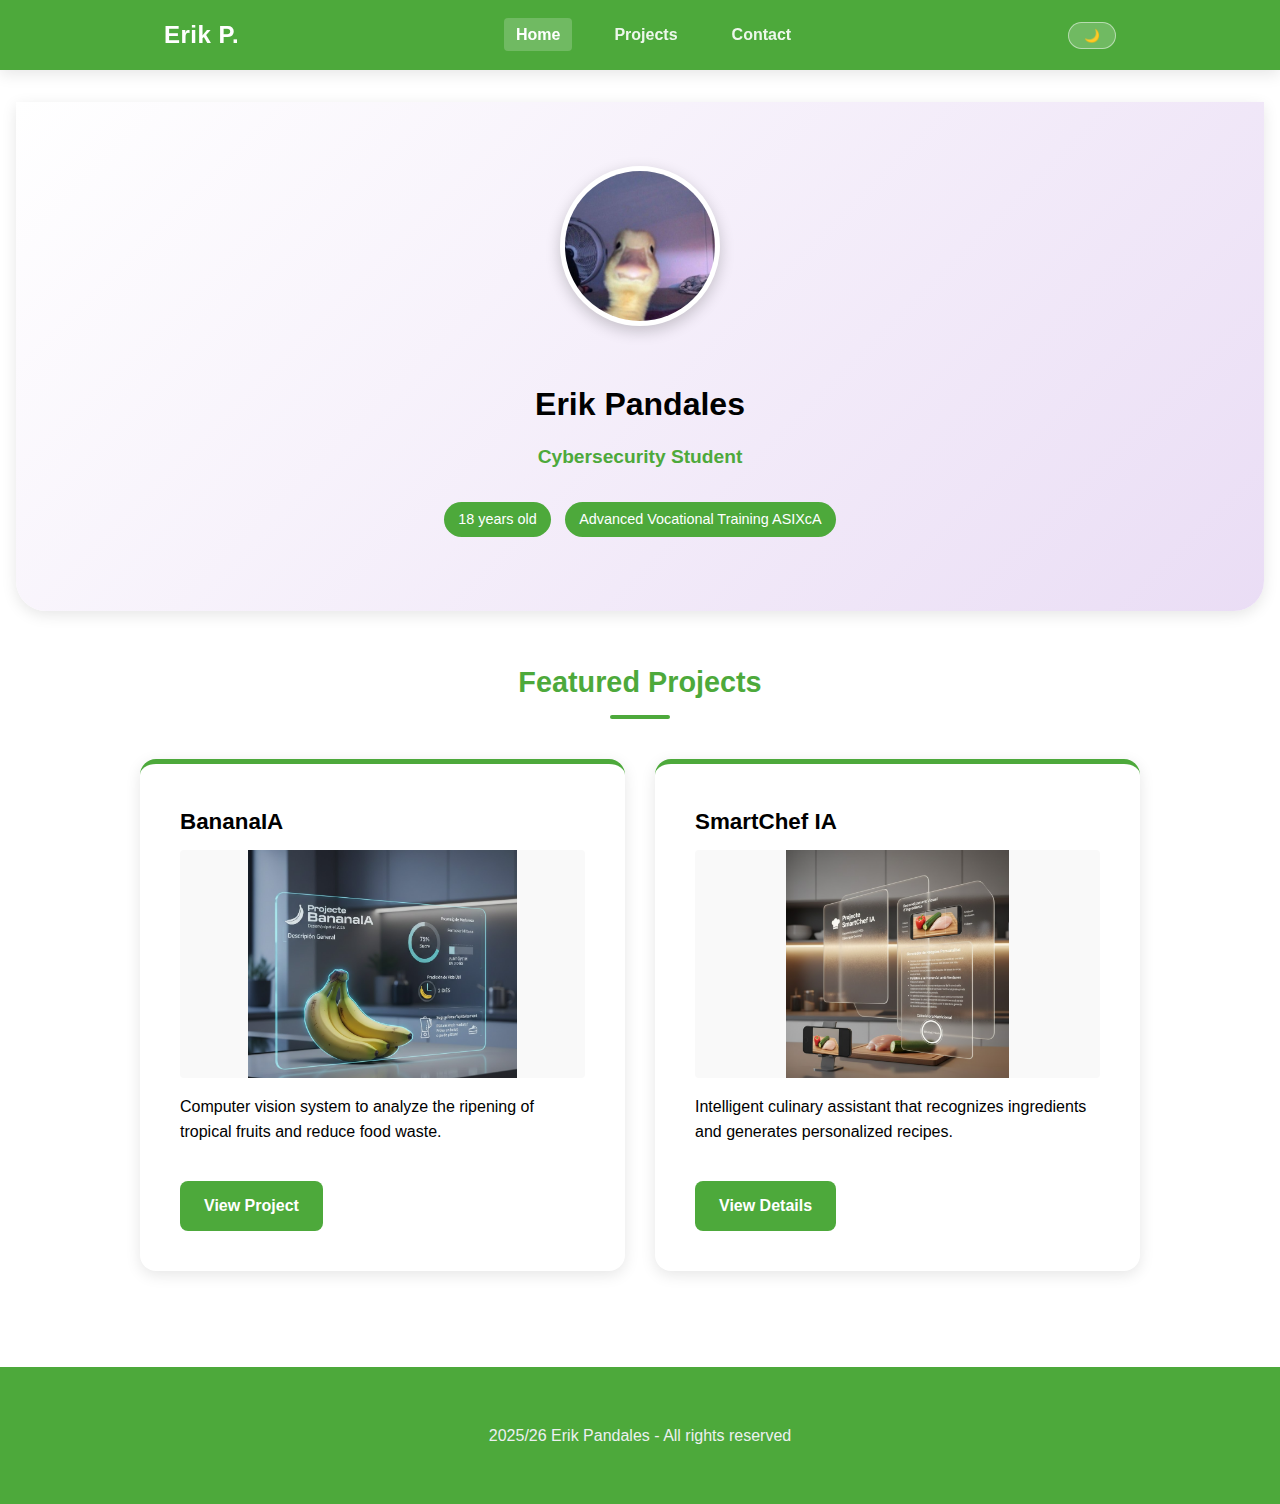
<file: index.html>
<!DOCTYPE html>
<html lang="en">
<head>
    <meta charset="UTF-8">
    <meta name="viewport" content="width=device-width, initial-scale=1.0">
    <title>Erik - Home</title>
    <link rel="stylesheet" href="./CSS/WebPage.css">
    <style>
        .card-img {
            width: 100%;
            aspect-ratio: 16 / 9; 
            object-fit: contain; 
            background-color: #f9f9f9; 
            display: block;
            margin: 10px 0;
            border-radius: 4px;
        }
        
        .card h3 {
            margin-bottom: 10px;
        }
    </style>
</head>
<body>
    <header>
        <div class="header-container">
            <div class="logo">Erik P.</div>
            <button id="menu-btn" class="menu-toggle">MENU</button>
            <nav id="navbar">
                <ul>
                    <li><a href="index.html" class="active">Home</a></li>
                    <li><a href="./HTML/Projects.html">Projects</a></li>
                    <li><a href="./HTML/Contact.html">Contact</a></li>
                </ul>
            </nav>
            <button id="modeToggle" class="mode-btn">🌙</button>
        </div>
    </header>

    <main>
        <section class="hero">
            <div class="hero-content">
                <img src="./Multimedia/Imatges/Pollo.png" alt="Profile picture" class="profile-img">
                <h1>Erik Pandales</h1>
                <p class="subtitle">Cybersecurity Student</p>
                <div class="info-badges">
                    <span>18 years old</span>
                    <span>Advanced Vocational Training ASIXcA</span>
                </div>
            </div>
        </section>

        <section class="container">
            <h2 class="section-title">Featured Projects</h2>
            <div class="grid-layout">

                <article class="card">
                    <h3>BananaIA</h3>
                    <img src="./Multimedia/Imatges/BananaIA.png" alt="[BananaIA Image]" class="card-img">
                    <p>Computer vision system to analyze the ripening of tropical fruits and reduce food waste.</p>
                    <a href="./HTML/Project1.html" class="btn">View Project</a>
                </article>

                <article class="card">
                    <h3>SmartChef IA</h3>
                    <img src="./Multimedia/Imatges/SmartChef.png" alt="[SmartChef IA Image]" class="card-img">
                    <p>Intelligent culinary assistant that recognizes ingredients and generates personalized recipes.</p>
                    <a href="./HTML/Project2.html" class="btn">View Details</a>
                </article>
            </div>
        </section>
    </main>

    <footer>
        <p>2025/26 Erik Pandales - All rights reserved</p>
    </footer>

    <script src="./JS/script.js"></script>
</body>
</html>
</file>
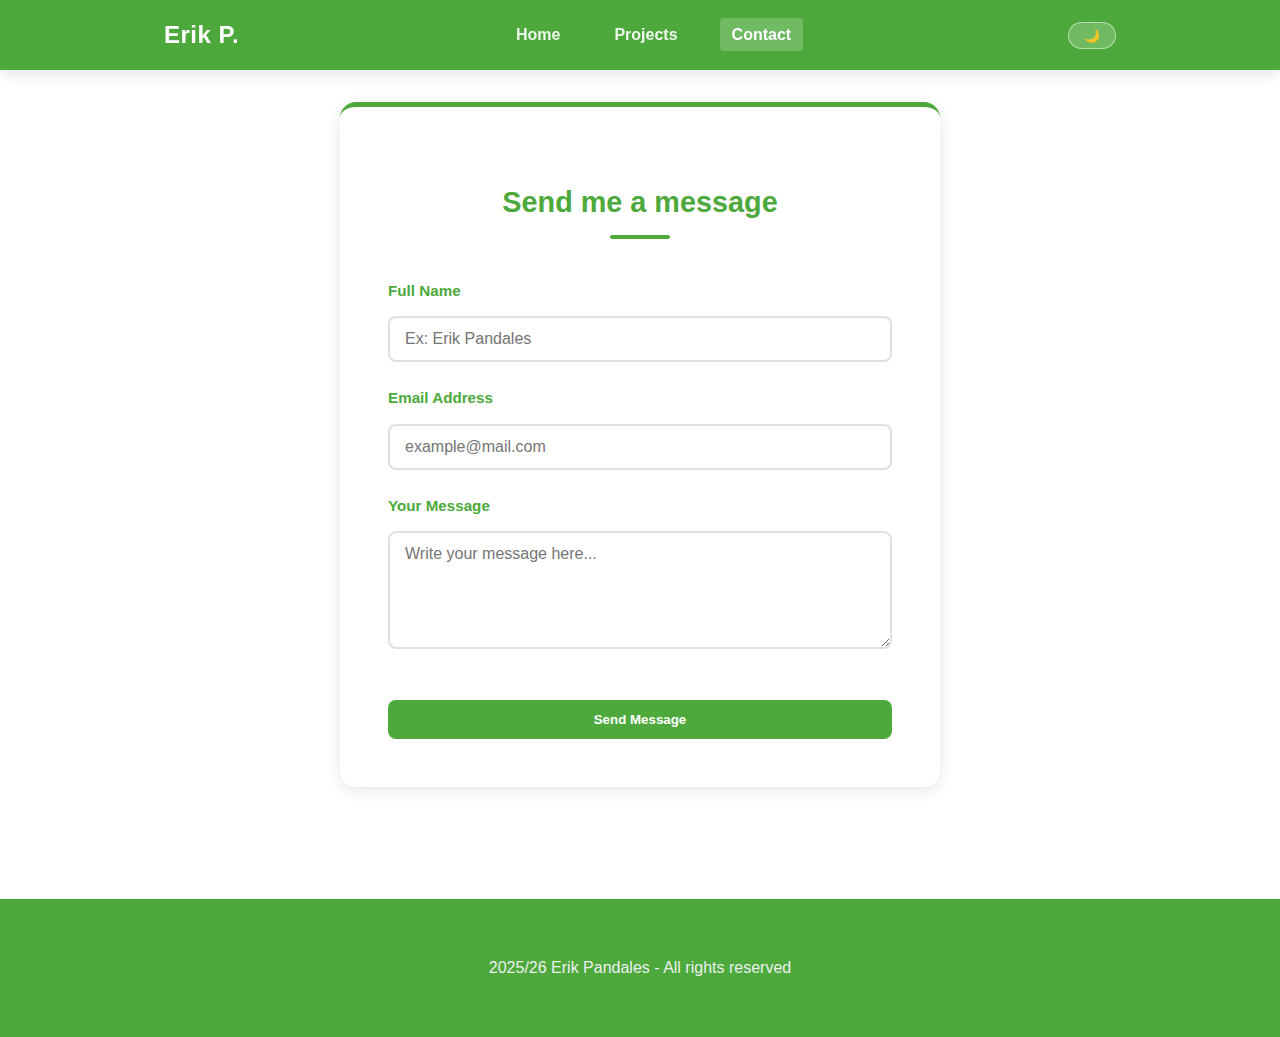
<file: HTML/Contact.html>
<!DOCTYPE html>
<html lang="en">
<head>
    <meta charset="UTF-8">
    <meta name="viewport" content="width=device-width, initial-scale=1.0">
    <title>Contact</title>
    <link rel="stylesheet" href="../CSS/WebPage.css">
</head>
<body>
    <header>
        <div class="header-container">
            <div class="logo">Erik P.</div>
            <button id="menu-btn" class="menu-toggle">MENU</button>
            <nav id="navbar">
                <ul>
                    <li><a href="../index.html">Home</a></li>
                    <li><a href="../HTML/Projects.html">Projects</a></li>
                    <li><a href="../HTML/Contact.html" class="active">Contact</a></li>
                </ul>
            </nav>
            <button id="modeToggle" class="mode-btn">🌙</button>
        </div>
    </header>

    <main class="container">
        <div class="form-wrapper">
            <h2 class="section-title">Send me a message</h2>
            <form id="contactForm">
                <div class="form-group">
                    <label for="nombre">Full Name</label>
                    <input type="text" id="nombre" name="nombre" required placeholder="Ex: Erik Pandales">
                </div>

                <div class="form-group">
                    <label for="email">Email Address</label>
                    <input type="email" id="email" name="email" required placeholder="example@mail.com">
                </div>

                <div class="form-group">
                    <label for="mensaje">Your Message</label>
                    <textarea id="mensaje" name="mensaje" rows="5" required placeholder="Write your message here..."></textarea>
                </div>

                <button type="submit" class="btn full-width">Send Message</button>
            </form>
        </div>
    </main>

    <div id="modalOverlay" class="modal-overlay">
        <div class="modal-content">
            <h3>Message Sent!</h3>
            <p>Thank you for contacting me. I will get back to you as soon as possible.</p>
            <button id="closeModal" class="btn">Close</button>
        </div>
    </div>

    <footer>
        <p>2025/26 Erik Pandales - All rights reserved</p>
    </footer>

    <script src="../JS/script.js"></script>
</body>
</html>
</file>
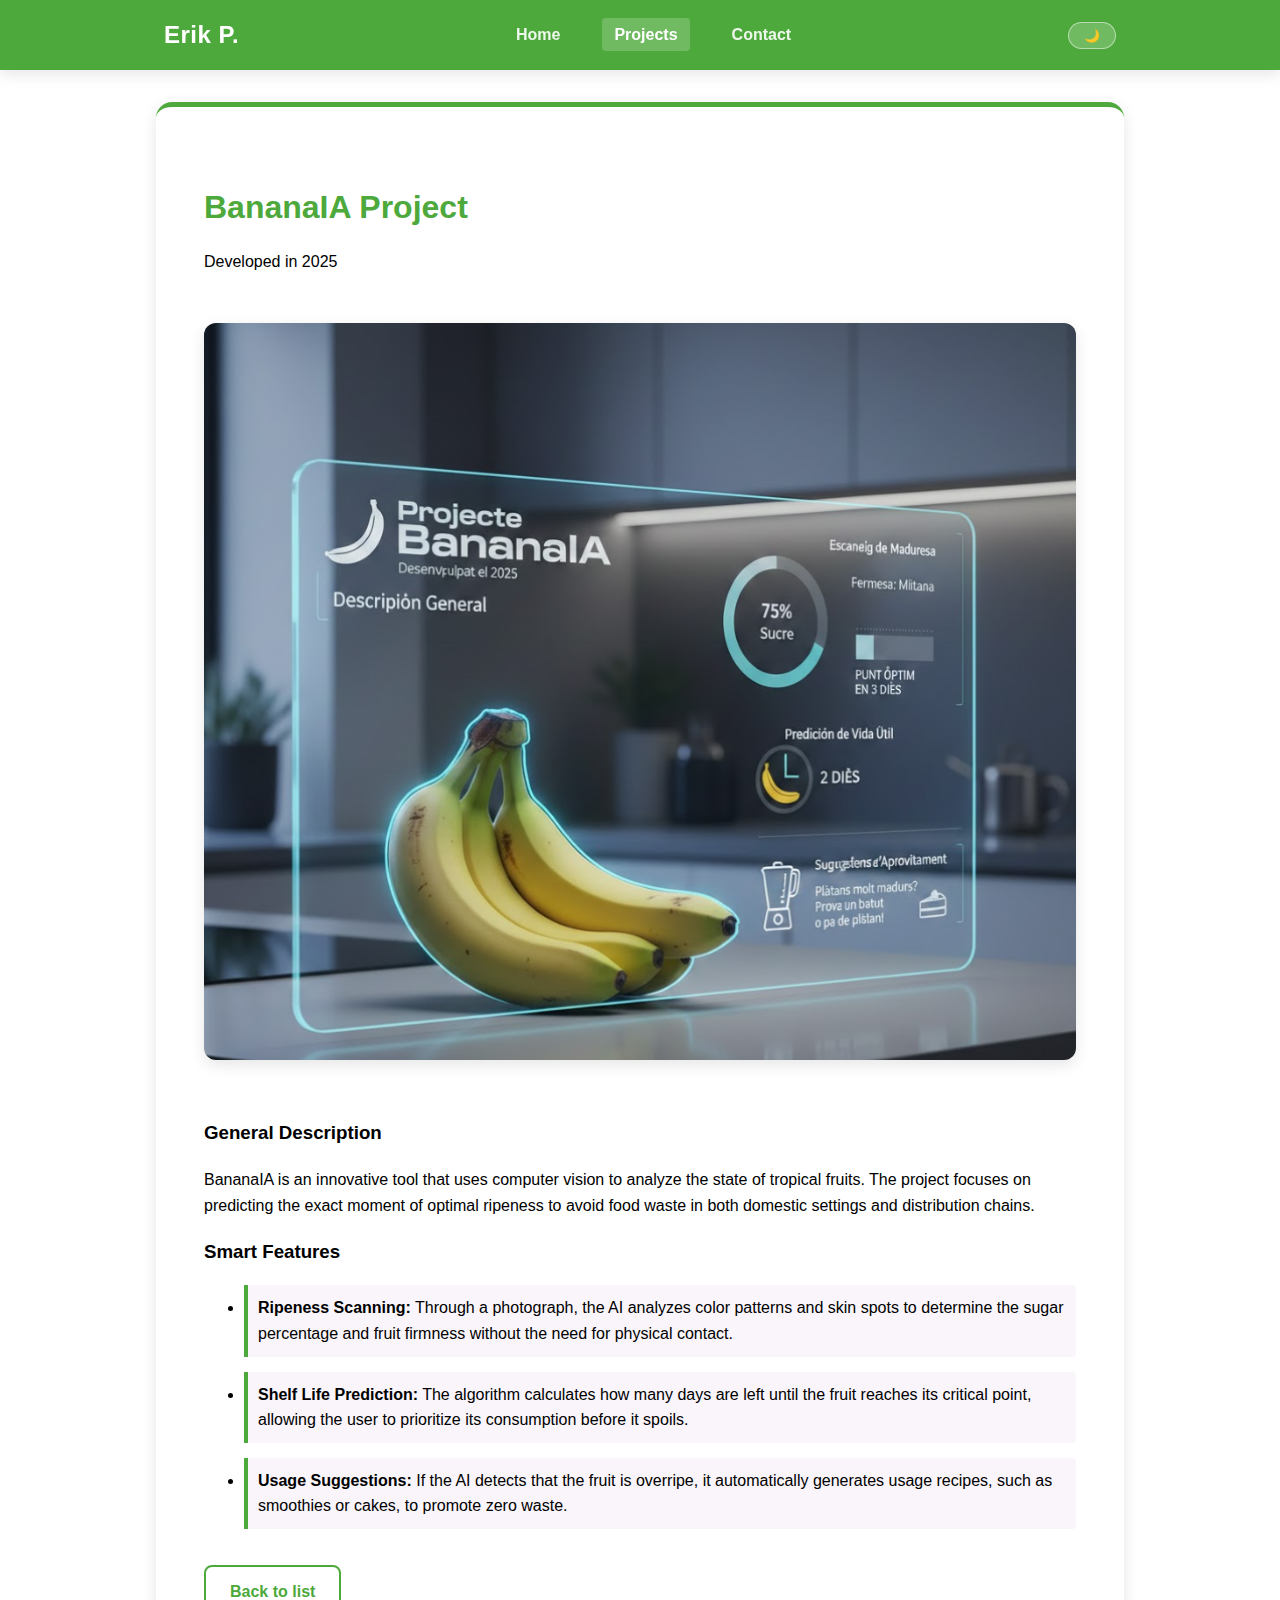
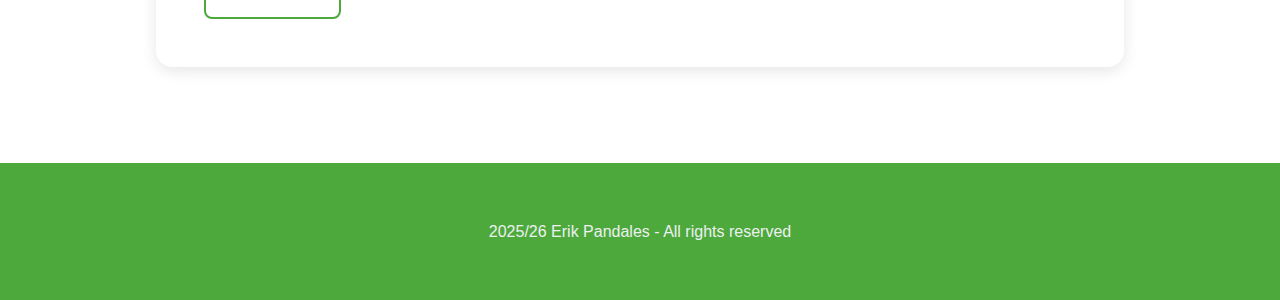
<file: HTML/Project1.html>
<!DOCTYPE html>
<html lang="en">
<head>
    <meta charset="UTF-8">
    <meta name="viewport" content="width=device-width, initial-scale=1.0">
    <title>Details: BananaIA</title>

    <link rel="stylesheet" href="../CSS/WebPage.css">
</head>
<body>
    <header>
        <div class="header-container">
            <div class="logo">Erik P.</div>
            <button id="menu-btn" class="menu-toggle">MENU</button>
            <nav id="navbar">
                <ul>
                    <li><a href="../index.html">Home</a></li>
                    <li><a href="../HTML/Projects.html" class="active">Projects</a></li>
                    <li><a href="../HTML/Contact.html">Contact</a></li>
                </ul>
            </nav>
            <button id="modeToggle" class="mode-btn">🌙</button>
        </div>
    </header>

    <main class="container">
        <article class="detail-view">
            <header class="detail-header">
                <h2>BananaIA Project</h2>
                <p class="date">Developed in 2025</p>
            </header>

            <div class="detail-content">

                <img src="../Multimedia/Imatges/BananaIA.png" alt="[BananaIA Interface Image]" class="project-img-large">

                <h3>General Description</h3>
                <p>BananaIA is an innovative tool that uses computer vision to analyze the state of tropical fruits. The project focuses on predicting the exact moment of optimal ripeness to avoid food waste in both domestic settings and distribution chains.</p>

                <h3>Smart Features</h3>
                <ul class="feature-list">
                    <li>
                        <strong>Ripeness Scanning:</strong> 
                        Through a photograph, the AI analyzes color patterns and skin spots to determine the sugar percentage and fruit firmness without the need for physical contact.
                    </li>
                    <li>
                        <strong>Shelf Life Prediction:</strong> 
                        The algorithm calculates how many days are left until the fruit reaches its critical point, allowing the user to prioritize its consumption before it spoils.
                    </li>
                    <li>
                        <strong>Usage Suggestions:</strong>
                        If the AI detects that the fruit is overripe, it automatically generates usage recipes, such as smoothies or cakes, to promote zero waste.
                    </li>
                </ul>
            </div>

            <div class="actions">
                <a href="../HTML/Projects.html" class="btn secondary">Back to list</a>
            </div>
        </article>
    </main>

    <footer>
        <p>2025/26 Erik Pandales - All rights reserved</p>
    </footer>

    <script src="../JS/script.js"></script>
</body>
</html>
</file>
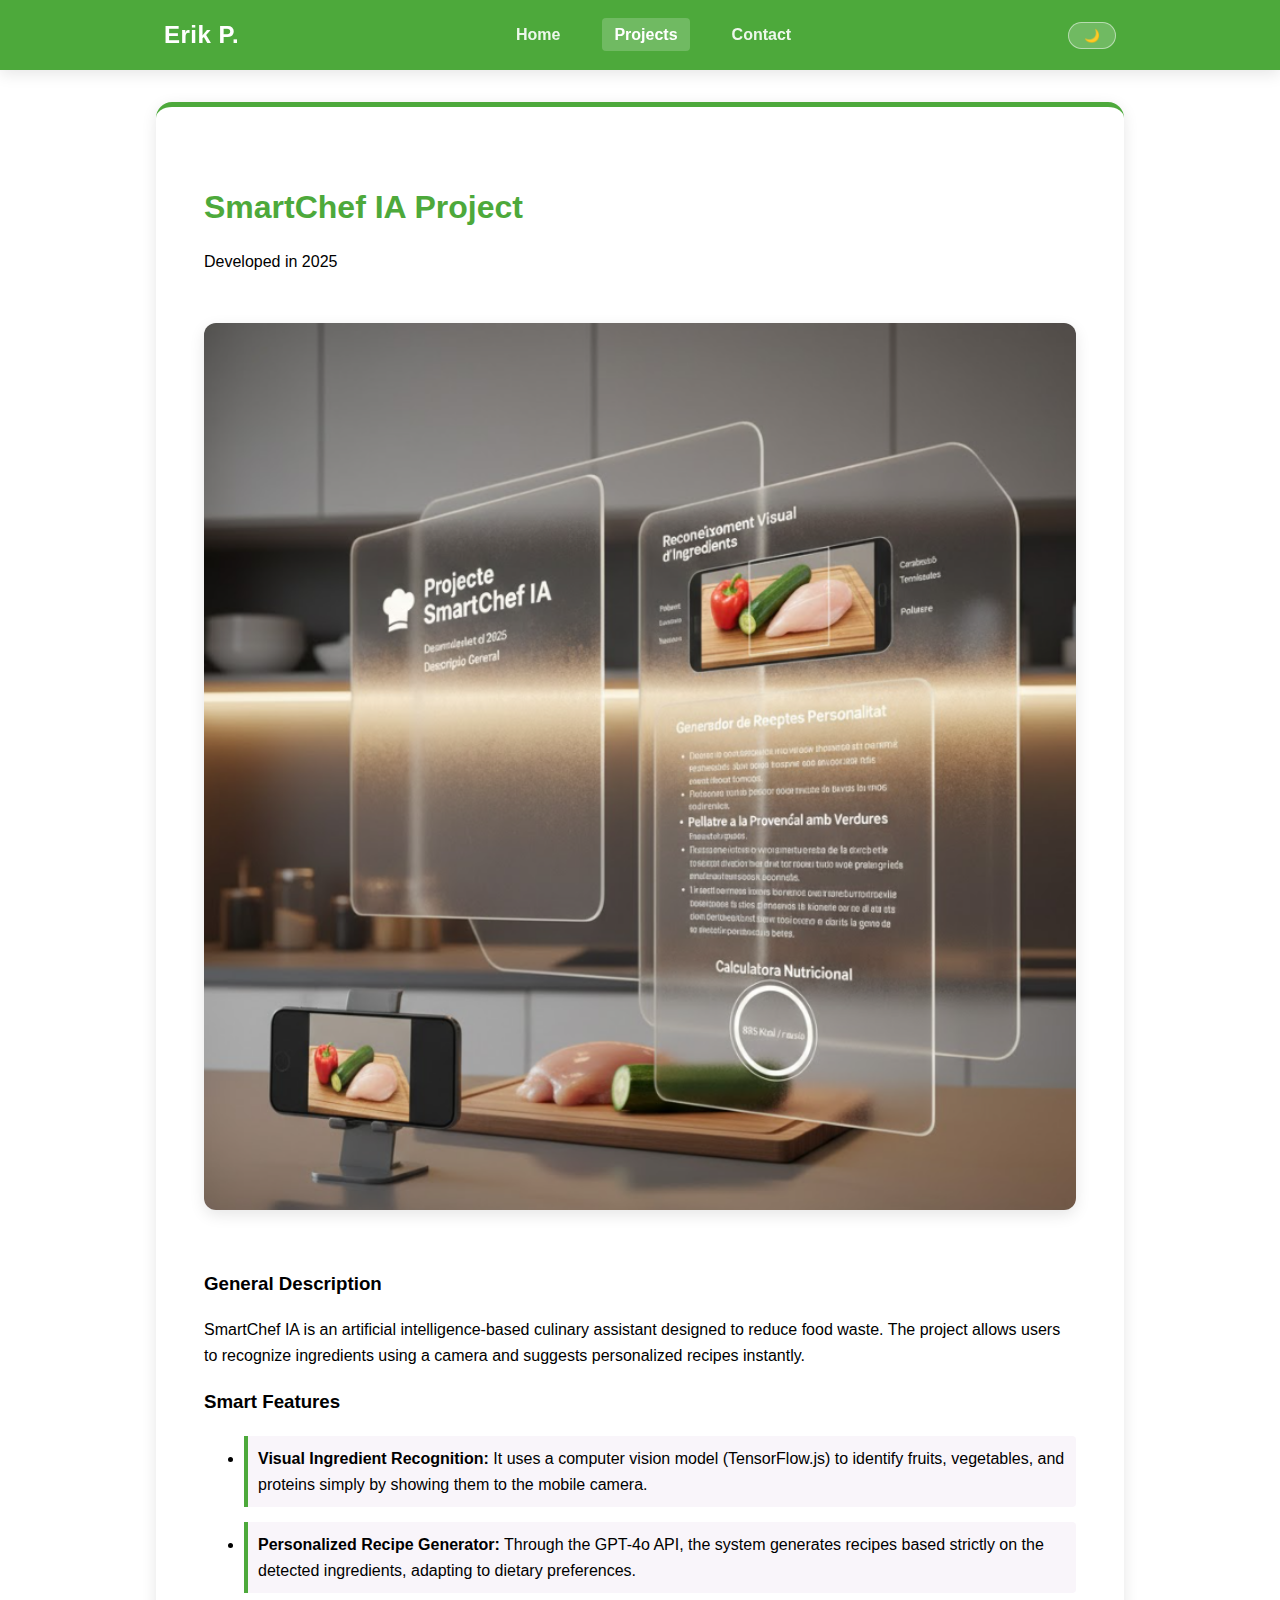
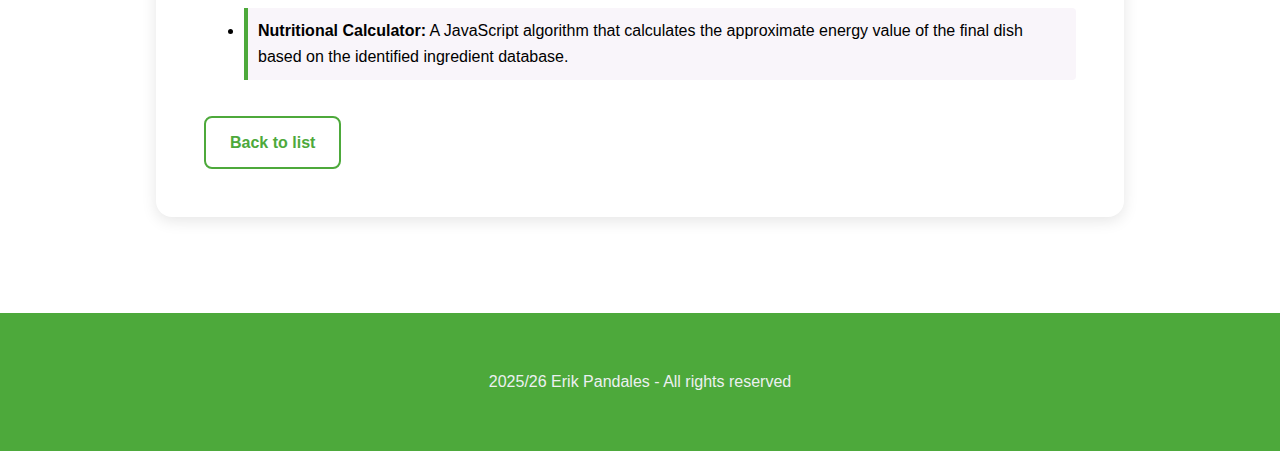
<file: HTML/Project2.html>
<!DOCTYPE html>
<html lang="en">
<head>
    <meta charset="UTF-8">
    <meta name="viewport" content="width=device-width, initial-scale=1.0">
    <title>Details: SmartChef IA</title>

    <link rel="stylesheet" href="../CSS/WebPage.css">
</head>
<body>
    <header>
        <div class="header-container">
            <div class="logo">Erik P.</div>
            <button id="menu-btn" class="menu-toggle">MENU</button>
            <nav id="navbar">
                <ul>
                    <li><a href="../index.html">Home</a></li>
                    <li><a href="../HTML/Projects.html" class="active">Projects</a></li>
                    <li><a href="../HTML/Contact.html">Contact</a></li>
                </ul>
            </nav>
            <button id="modeToggle" class="mode-btn">🌙</button>
        </div>
    </header>

    <main class="container">
        <article class="detail-view">
            <header class="detail-header">
                <h2>SmartChef IA Project</h2>
                <p class="date">Developed in 2025</p>
            </header>

            <div class="detail-content">
 
                <img src="../Multimedia/Imatges/SmartChef.png" alt="[SmartChef IA Interface Image]" class="project-img-large">

                <h3>General Description</h3>
                <p>SmartChef IA is an artificial intelligence-based culinary assistant designed to reduce food waste. The project allows users to recognize ingredients using a camera and suggests personalized recipes instantly.</p>

                <h3>Smart Features</h3>
                <ul class="feature-list">
                    <li>
                        <strong>Visual Ingredient Recognition:</strong> 
                        It uses a computer vision model (TensorFlow.js) to identify fruits, vegetables, and proteins simply by showing them to the mobile camera.
                    </li>
                    <li>
                        <strong>Personalized Recipe Generator:</strong> 
                        Through the GPT-4o API, the system generates recipes based strictly on the detected ingredients, adapting to dietary preferences.
                    </li>
                    <li>
                        <strong>Nutritional Calculator:</strong>
                        A JavaScript algorithm that calculates the approximate energy value of the final dish based on the identified ingredient database.
                    </li>
                </ul>
            </div>

            <div class="actions">
                <a href="../HTML/Projects.html" class="btn secondary">Back to list</a>
            </div>
        </article>
    </main>

    <footer>
        <p>2025/26 Erik Pandales - All rights reserved</p>
    </footer>

    <script src="../JS/script.js"></script>
</body>
</html>
</file>
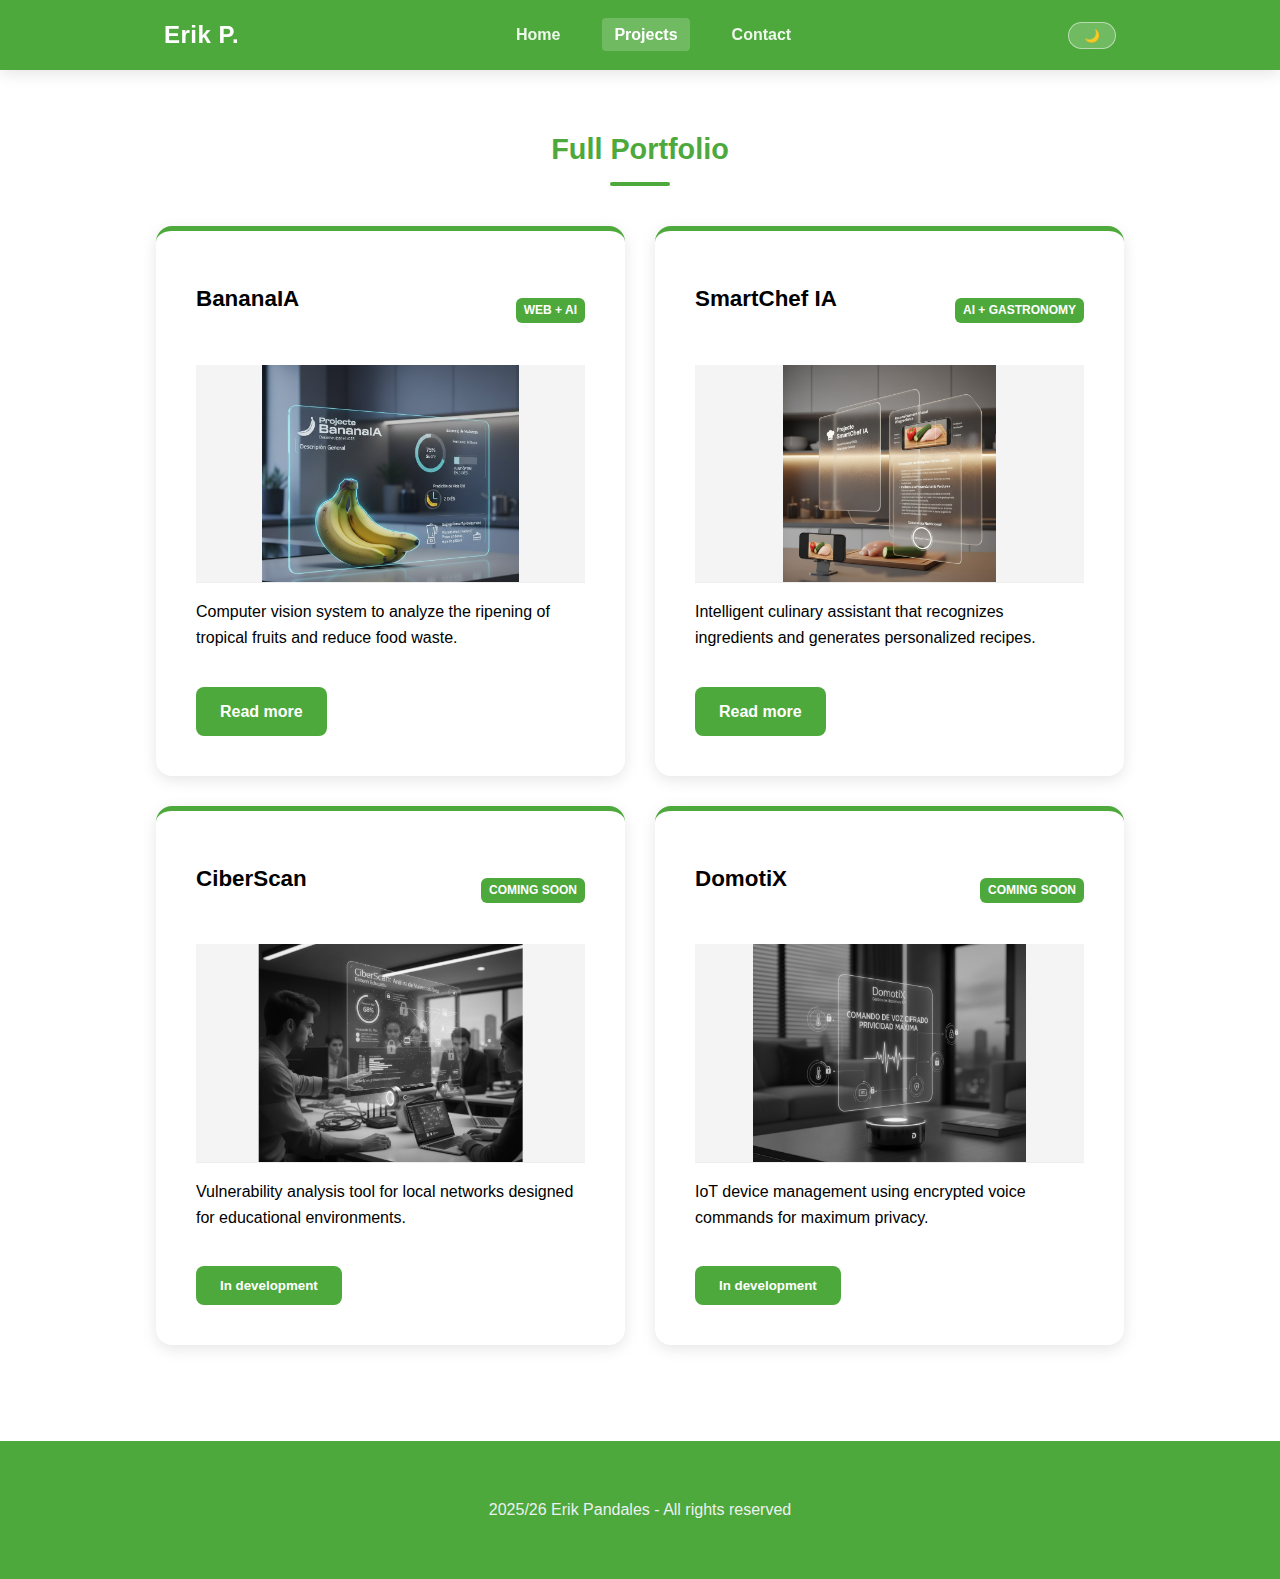
<file: HTML/Projects.html>
<!DOCTYPE html>
<html lang="en">
<head>
    <meta charset="UTF-8">
    <meta name="viewport" content="width=device-width, initial-scale=1.0">
    <title>My Projects</title>

    <link rel="stylesheet" href="../CSS/WebPage.css">
    <style>
    
        .card-img {
            width: 100%;
            aspect-ratio: 16 / 9; 
            object-fit: contain;  
            background-color: #f4f4f4; 
            display: block;
            border-bottom: 1px solid #eee;
        }
        
        .card-header {
            padding: 10px 0;
        }
    </style>
</head>
<body>
    <header>
        <div class="header-container">
            <div class="logo">Erik P.</div>
            <button id="menu-btn" class="menu-toggle">MENU</button>
            <nav id="navbar">
                <ul>
                    <li><a href="../index.html">Home</a></li>
                    <li><a href="../HTML/Projects.html" class="active">Projects</a></li>
                    <li><a href="../HTML/Contact.html">Contact</a></li>
                </ul>
            </nav>
            <button id="modeToggle" class="mode-btn">🌙</button>
        </div>
    </header>

    <main class="container">
        <h2 class="section-title">Full Portfolio</h2>
        <div class="grid-layout">

            <article class="card">
                <div class="card-header">
                    <h3>BananaIA</h3>
                    <span class="tag">Web + AI</span>
                </div>
                <img src="../Multimedia/Imatges/BananaIA.png" alt="[BananaIA Image]" class="card-img">
                <p>Computer vision system to analyze the ripening of tropical fruits and reduce food waste.</p>
                <a href="Project1.html" class="btn">Read more</a>
            </article>


            <article class="card">
                <div class="card-header">
                    <h3>SmartChef IA</h3>
                    <span class="tag">AI + Gastronomy</span>
                </div>
                <img src="../Multimedia/Imatges/SmartChef.png" alt="[SmartChef IA Image]" class="card-img">
                <p>Intelligent culinary assistant that recognizes ingredients and generates personalized recipes.</p>
                <a href="../HTML/Project2.html" class="btn">Read more</a>
            </article>

            <article class="card upcoming">
                <div class="card-header">
                    <h3>CiberScan</h3>
                    <span class="tag">Coming Soon</span>
                </div>
                <img src="../Multimedia/Imatges/CyberSecurity.png" alt="[Cybersecurity Image]" class="card-img" style="filter: grayscale(1);">
                <p>Vulnerability analysis tool for local networks designed for educational environments.</p>
                <button class="btn" disabled>In development</button>
            </article>


            <article class="card upcoming">
                <div class="card-header">
                    <h3>DomotiX</h3>
                    <span class="tag">Coming Soon</span>
                </div>
                <img src="../Multimedia/Imatges/DomotiX.png" alt="[IoT Image]" class="card-img" style="filter: grayscale(1);">
                <p>IoT device management using encrypted voice commands for maximum privacy.</p>
                <button class="btn" disabled>In development</button>
            </article>
        </div>
    </main>

    <footer>
        <p>2025/26 Erik Pandales - All rights reserved</p>
    </footer>


    <script src="../JS/script.js"></script>
</body>
</html>
</file>
<file: CSS/WebPage.css>
:root {
    --primary: #4da93b;
    --primary-dark: #54a93c;
    --bg-color: #ffffff;
    --text-color: #000000;
    --card-bg: #ffffff;
    --nav-bg: #4da93b;
    --nav-text: #ffffff;
    --footer-bg: #2c3e50;
    --shadow: 0 4px 15px rgba(0,0,0,0.1);
}

body.dark-mode {
    --primary: #2ea540;
    --primary-dark: #3a1397;
    --bg-color: #121212;
    --text-color: #e0e0e0;
    --card-bg: #1e1e1e;
    --nav-bg: #1f1f1f;
    --nav-text: #e0e0e0;
    --footer-bg: #000000;
    --shadow: 0 4px 15px rgba(0,0,0,0.5);
}

* {
    box-sizing: border-box;
}

body {
    font-family: 'Segoe UI', Tahoma, Geneva, Verdana, sans-serif;
    line-height: 1.6;
    margin: 0;
    padding: 0;
    color: var(--text-color);
    background-color: var(--bg-color);
    transition: background 0.3s ease, color 0.3s ease;
}

body > header {
    background: var(--nav-bg);
    color: var(--nav-text);
    box-shadow: var(--shadow);
    position: sticky;
    top: 0;
    z-index: 100;
}

.header-container {
    max-width: 1000px;
    margin: 0 auto;
    padding: 1rem 1.5rem;
    display: flex;
    justify-content: space-between;
    align-items: center;
}

.logo {
    font-weight: 800;
    font-size: 1.5rem;
    color: white;
    letter-spacing: 0.5px;
}

nav ul {
    list-style: none;
    margin: 0;
    padding: 0;
    display: flex;
}

nav ul li {
    margin: 0 15px;
}

nav ul li a {
    color: rgba(255, 255, 255, 0.9);
    text-decoration: none;
    font-weight: 600;
    padding: 8px 12px;
    border-radius: 4px;
    transition: background 0.3s, color 0.3s;
}

nav ul li a:hover, nav ul li a.active {
    background: rgba(255, 255, 255, 0.2);
    color: white;
}

.menu-toggle {
    display: none;
    background: transparent;
    border: 2px solid white;
    padding: 5px 10px;
    font-weight: bold;
    color: white;
    cursor: pointer;
    border-radius: 4px;
}

.mode-btn {
    background: rgba(255, 255, 255, 0.2);
    border: 1px solid rgba(255, 255, 255, 0.5);
    border-radius: 20px;
    padding: 5px 15px;
    cursor: pointer;
    color: white;
    font-weight: bold;
    font-size: 0.8rem;
    transition: all 0.3s;
}

.mode-btn:hover {
    background: white;
    color: var(--primary);
}

main {
    min-height: 85vh;
    padding: 2rem 1rem;
}

.container {
    max-width: 1000px;
    margin: 0 auto;
}

.section-title {
    position: relative;
    margin-bottom: 2.5rem;
    color: var(--primary);
    font-size: 1.8rem;
    text-align: center;
    font-weight: 700;
}

.section-title::after {
    content: '';
    display: block;
    width: 60px;
    height: 4px;
    background: var(--primary);
    margin: 10px auto 0;
    border-radius: 2px;
}

.hero {
    text-align: center;
    padding: 4rem 1rem;
    background: linear-gradient(135deg, var(--card-bg) 0%, #eaddf5 100%);
    margin-bottom: 3rem;
    border-radius: 0 0 30px 30px;
    box-shadow: var(--shadow);
}

body.dark-mode .hero {
    background: linear-gradient(135deg, var(--card-bg) 0%, #2a1a35 100%);
}

.profile-img {
    width: 160px;
    height: 160px;
    object-fit: cover;
    border-radius: 50%;
    border: 5px solid white;
    box-shadow: 0 5px 15px rgba(0,0,0,0.2);
    margin-bottom: 1.5rem;
    background: var(--card-bg);
}

.subtitle {
    color: var(--primary);
    font-size: 1.2rem;
    margin-top: -10px;
    font-weight: 600;
}

.info-badges span {
    display: inline-block;
    background: var(--primary);
    color: white;
    padding: 6px 14px;
    border-radius: 20px;
    font-size: 0.9rem;
    margin: 10px 5px;
    font-weight: 500;
}

.grid-layout {
    display: grid;
    grid-template-columns: repeat(auto-fit, minmax(320px, 1fr));
    gap: 30px;
}

.card {
    background: var(--card-bg);
    padding: 2.5rem;
    border-radius: 16px;
    box-shadow: var(--shadow);
    transition: transform 0.3s ease, box-shadow 0.3s ease;
    border-top: 5px solid var(--primary);
}

.card:hover {
    transform: translateY(-5px);
    box-shadow: 0 10px 25px rgba(140, 55, 161, 0.15);
}

.card-header {
    display: flex;
    justify-content: space-between;
    align-items: center;
    margin-bottom: 15px;
}

.card h3 {
    margin-top: 0;
    font-size: 1.4rem;
    color: var(--text-color);
}

.tag {
    font-size: 0.75rem;
    color: white;
    background: var(--primary);
    padding: 3px 8px;
    border-radius: 6px;
    text-transform: uppercase;
    font-weight: bold;
}

.btn {
    display: inline-block;
    padding: 12px 24px;
    background: var(--primary);
    color: white;
    text-decoration: none;
    border-radius: 8px;
    margin-top: 20px;
    border: none;
    cursor: pointer;
    font-weight: 600;
    transition: background 0.3s, transform 0.2s;
    text-align: center;
}

.btn:hover {
    background: var(--primary-dark);
    transform: scale(1.02);
}

.btn.secondary {
    background: transparent;
    border: 2px solid var(--primary);
    color: var(--primary);
}

.btn.secondary:hover {
    background: var(--primary);
    color: white;
}

.btn.full-width {
    width: 100%;
}

.form-wrapper {
    max-width: 600px;
    margin: 0 auto;
    background: var(--card-bg);
    padding: 3rem;
    border-radius: 16px;
    box-shadow: var(--shadow);
    border-top: 5px solid var(--primary);
}

.form-group {
    margin-bottom: 1.5rem;
}

label {
    display: block;
    margin-bottom: 0.8rem;
    font-weight: 600;
    font-size: 0.95rem;
    color: var(--primary);
}

input, textarea {
    width: 100%;
    padding: 12px 15px;
    border: 2px solid #e0e0e0;
    border-radius: 8px;
    background: var(--bg-color);
    color: var(--text-color);
    font-family: inherit;
    font-size: 1rem;
    transition: border-color 0.3s;
}

input:focus, textarea:focus {
    outline: none;
    border-color: var(--primary);
    background: var(--card-bg);
}

.detail-view {
    background: var(--card-bg);
    padding: 3rem;
    border-radius: 16px;
    box-shadow: var(--shadow);
    border-top: 5px solid var(--primary);
}

.detail-header h2 {
    color: var(--primary);
    font-size: 2rem;
    margin-bottom: 0.5rem;
}

.project-img-large {
    width: 100%;
    height: auto;
    border-radius: 12px;
    margin: 2rem 0;
    box-shadow: 0 5px 15px rgba(0,0,0,0.1);
}

.feature-list li {
    margin-bottom: 15px;
    padding-left: 15px;
    border-left: 4px solid var(--primary);
    background: rgba(140, 55, 161, 0.05);
    padding: 10px;
    border-radius: 0 4px 4px 0;
}

.modal-overlay {
    position: fixed;
    top: 0;
    left: 0;
    width: 100%;
    height: 100%;
    background: rgba(0,0,0,0.7);
    display: none;
    justify-content: center;
    align-items: center;
    z-index: 1000;
    opacity: 0;
    transition: opacity 0.3s;
}

.modal-overlay.show {
    display: flex;
    opacity: 1;
}

.modal-content {
    background: var(--card-bg);
    padding: 2.5rem;
    border-radius: 12px;
    text-align: center;
    max-width: 400px;
    width: 90%;
    box-shadow: 0 10px 30px rgba(0,0,0,0.3);
    transform: scale(0.9);
    transition: transform 0.3s;
    border-top: 5px solid var(--primary);
}

.modal-overlay.show .modal-content {
    transform: scale(1);
}

.modal-content h3 {
    color: var(--primary);
    margin-top: 0;
}

footer {
    text-align: center;
    padding: 2.5rem;
    background: var(--nav-bg);
    color: #ecf0f1;
    margin-top: 4rem;
}

body.dark-mode footer {
    background: black;
}

@media (max-width: 768px) {
    .header-container {
        flex-wrap: wrap;
        padding: 1rem;
    }

    .menu-toggle {
        display: block;
        order: 2;
    }

    .logo {
        flex-grow: 1;
    }

    .mode-btn {
        order: 3;
        margin-left: 10px;
    }

    nav {
        width: 100%;
        display: none;
        margin-top: 15px;
        order: 4;
        background: rgba(0,0,0,0.1);
        padding: 10px;
        border-radius: 8px;
    }

    nav.show {
        display: block;
    }

    nav ul {
        flex-direction: column;
    }

    nav ul li {
        margin: 10px 0;
        text-align: center;
    }
}
</file>
